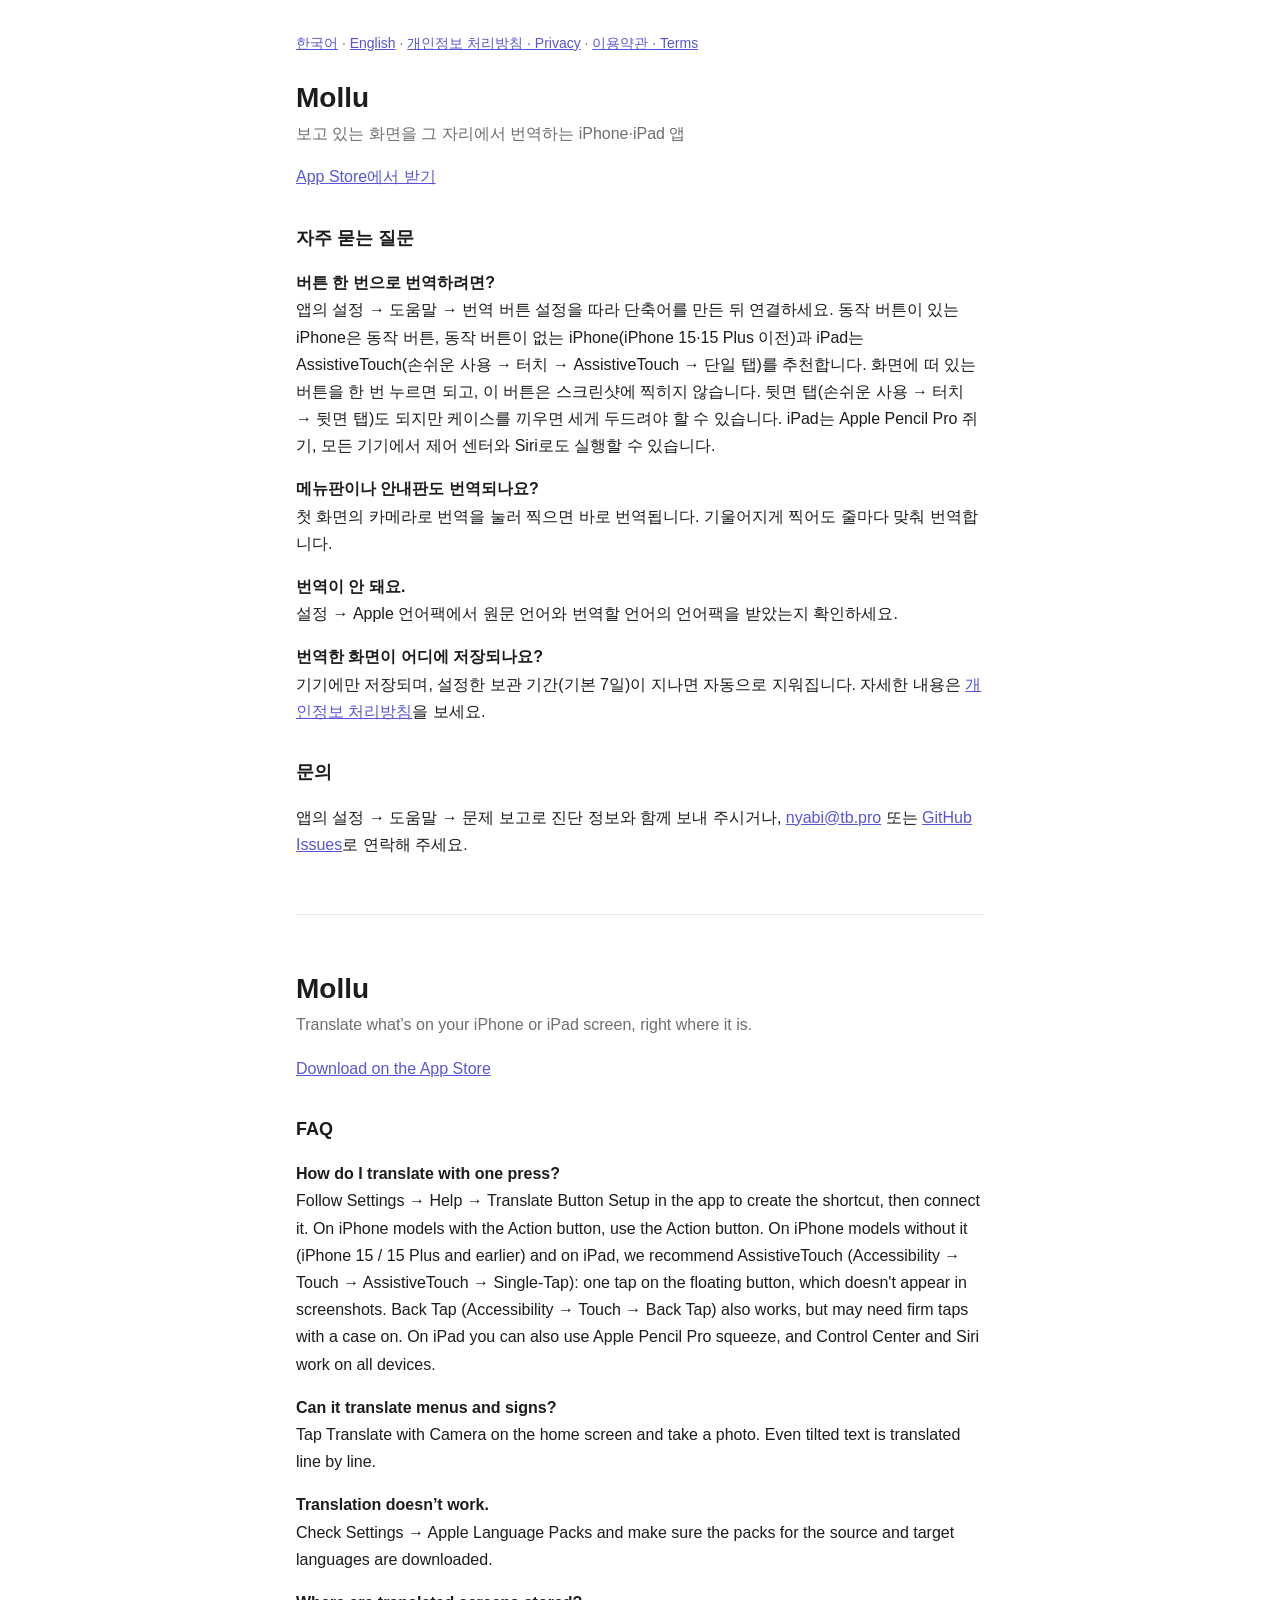
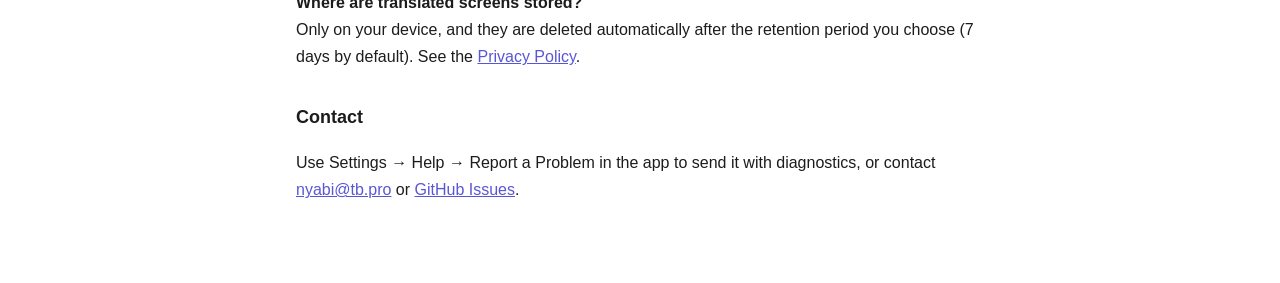
<file: index.html>
<!doctype html>
<html lang="ko">
<head>
<meta charset="utf-8">
<meta name="viewport" content="width=device-width, initial-scale=1">
<title>Mollu 지원 · Support</title>
<link rel="stylesheet" href="style.css">
</head>
<body>
<main>
<nav><a href="#ko">한국어</a> · <a href="#en">English</a> · <a href="privacy.html">개인정보 처리방침 · Privacy</a> · <a href="terms.html">이용약관 · Terms</a></nav>

<section id="ko" lang="ko">
<h1>Mollu</h1>
<p class="meta">보고 있는 화면을 그 자리에서 번역하는 iPhone·iPad 앱</p>
<p><a href="https://apps.apple.com/app/id6815125230">App Store에서 받기</a></p>

<h2>자주 묻는 질문</h2>
<p><strong>버튼 한 번으로 번역하려면?</strong><br>
앱의 설정 → 도움말 → 번역 버튼 설정을 따라 단축어를 만든 뒤 연결하세요. 동작 버튼이 있는 iPhone은 동작 버튼, 동작 버튼이 없는 iPhone(iPhone 15·15 Plus 이전)과 iPad는 AssistiveTouch(손쉬운 사용 → 터치 → AssistiveTouch → 단일 탭)를 추천합니다. 화면에 떠 있는 버튼을 한 번 누르면 되고, 이 버튼은 스크린샷에 찍히지 않습니다. 뒷면 탭(손쉬운 사용 → 터치 → 뒷면 탭)도 되지만 케이스를 끼우면 세게 두드려야 할 수 있습니다. iPad는 Apple Pencil Pro 쥐기, 모든 기기에서 제어 센터와 Siri로도 실행할 수 있습니다.</p>
<p><strong>메뉴판이나 안내판도 번역되나요?</strong><br>
첫 화면의 카메라로 번역을 눌러 찍으면 바로 번역됩니다. 기울어지게 찍어도 줄마다 맞춰 번역합니다.</p>
<p><strong>번역이 안 돼요.</strong><br>
설정 → Apple 언어팩에서 원문 언어와 번역할 언어의 언어팩을 받았는지 확인하세요.</p>
<p><strong>번역한 화면이 어디에 저장되나요?</strong><br>
기기에만 저장되며, 설정한 보관 기간(기본 7일)이 지나면 자동으로 지워집니다. 자세한 내용은 <a href="privacy.html#ko">개인정보 처리방침</a>을 보세요.</p>

<h2>문의</h2>
<p>앱의 설정 → 도움말 → 문제 보고로 진단 정보와 함께 보내 주시거나, <a href="mailto:nyabi@tb.pro">nyabi@tb.pro</a> 또는 <a href="https://github.com/nyabi-gh/mollu-ios/issues">GitHub Issues</a>로 연락해 주세요.</p>
</section>

<hr>

<section id="en" lang="en">
<h1>Mollu</h1>
<p class="meta">Translate what’s on your iPhone or iPad screen, right where it is.</p>
<p><a href="https://apps.apple.com/app/id6815125230">Download on the App Store</a></p>

<h2>FAQ</h2>
<p><strong>How do I translate with one press?</strong><br>
Follow Settings → Help → Translate Button Setup in the app to create the shortcut, then connect it. On iPhone models with the Action button, use the Action button. On iPhone models without it (iPhone 15 / 15 Plus and earlier) and on iPad, we recommend AssistiveTouch (Accessibility → Touch → AssistiveTouch → Single-Tap): one tap on the floating button, which doesn't appear in screenshots. Back Tap (Accessibility → Touch → Back Tap) also works, but may need firm taps with a case on. On iPad you can also use Apple Pencil Pro squeeze, and Control Center and Siri work on all devices.</p>
<p><strong>Can it translate menus and signs?</strong><br>
Tap Translate with Camera on the home screen and take a photo. Even tilted text is translated line by line.</p>
<p><strong>Translation doesn’t work.</strong><br>
Check Settings → Apple Language Packs and make sure the packs for the source and target languages are downloaded.</p>
<p><strong>Where are translated screens stored?</strong><br>
Only on your device, and they are deleted automatically after the retention period you choose (7 days by default). See the <a href="privacy.html#en">Privacy Policy</a>.</p>

<h2>Contact</h2>
<p>Use Settings → Help → Report a Problem in the app to send it with diagnostics, or contact <a href="mailto:nyabi@tb.pro">nyabi@tb.pro</a> or <a href="https://github.com/nyabi-gh/mollu-ios/issues">GitHub Issues</a>.</p>
</section>
</main>
</body>
</html>
</file>
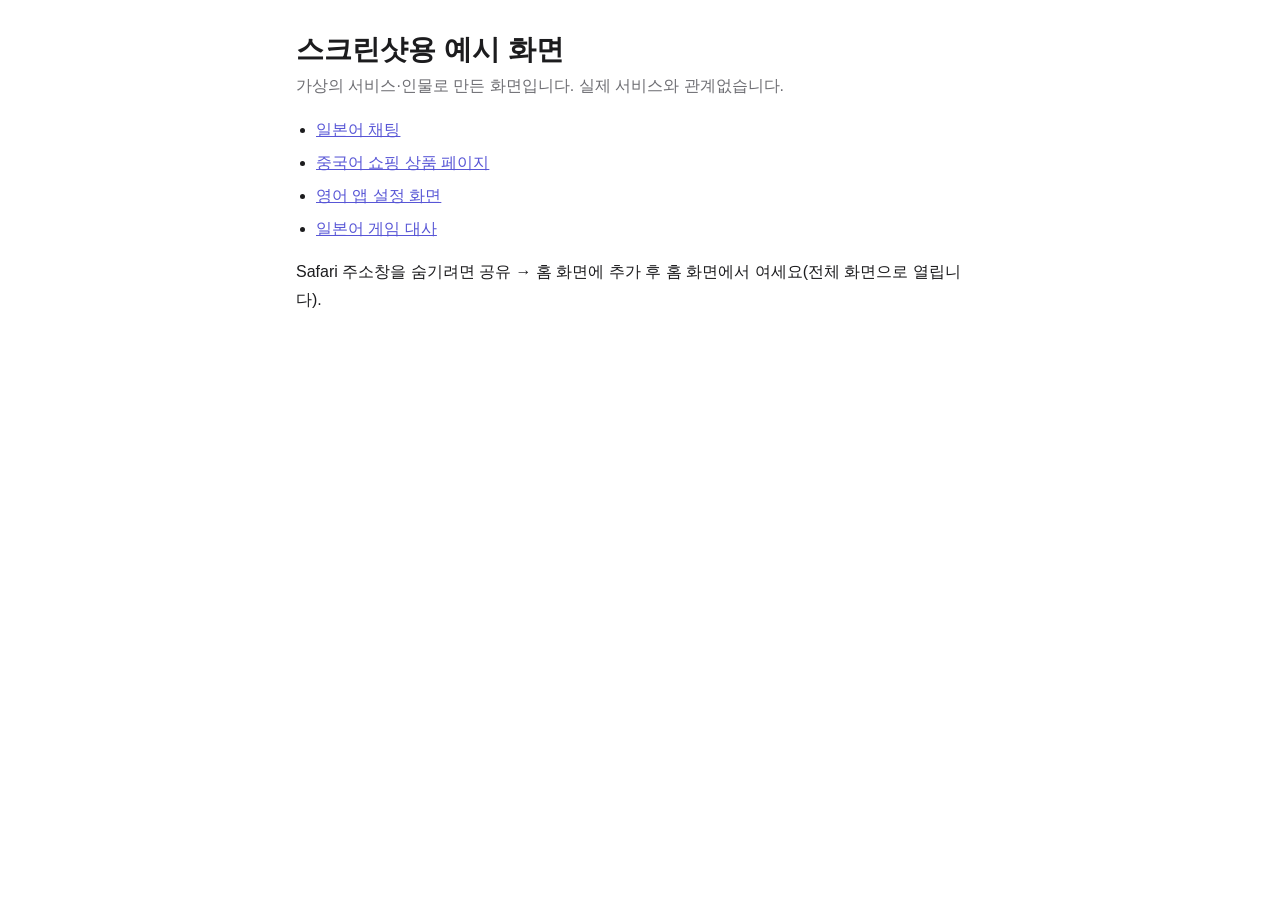
<file: demo/index.html>
<!doctype html>
<html lang="ko">
<head>
<meta charset="utf-8">
<meta name="viewport" content="width=device-width, initial-scale=1">
<meta name="robots" content="noindex">
<title>Mollu 스크린샷용 예시 화면</title>
<link rel="stylesheet" href="../style.css">
</head>
<body>
<main>
<h1>스크린샷용 예시 화면</h1>
<p class="meta">가상의 서비스·인물로 만든 화면입니다. 실제 서비스와 관계없습니다.</p>
<ul>
<li><a href="chat-ja.html">일본어 채팅</a></li>
<li><a href="shop-zh.html">중국어 쇼핑 상품 페이지</a></li>
<li><a href="settings-en.html">영어 앱 설정 화면</a></li>
<li><a href="game-ja.html">일본어 게임 대사</a></li>
</ul>
<p>Safari 주소창을 숨기려면 공유 → 홈 화면에 추가 후 홈 화면에서 여세요(전체 화면으로 열립니다).</p>
</main>
</body>
</html>
</file>
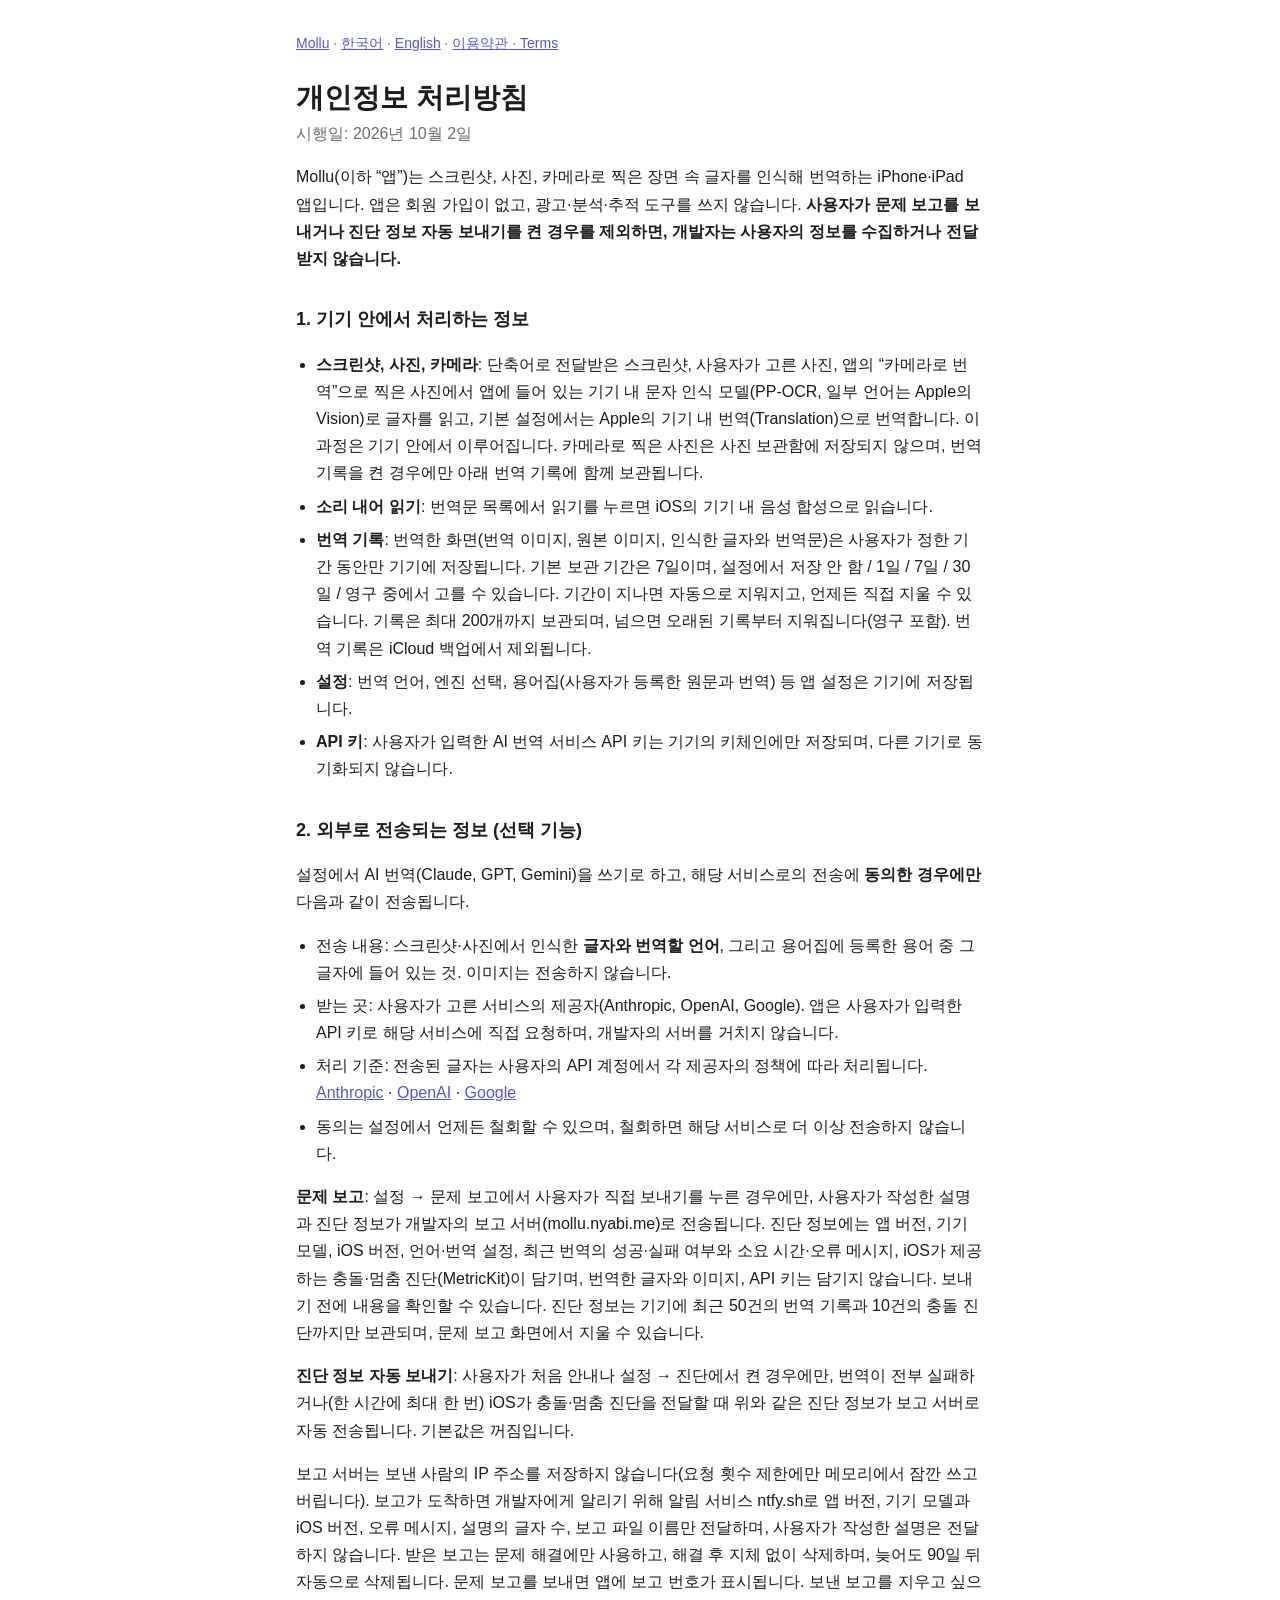
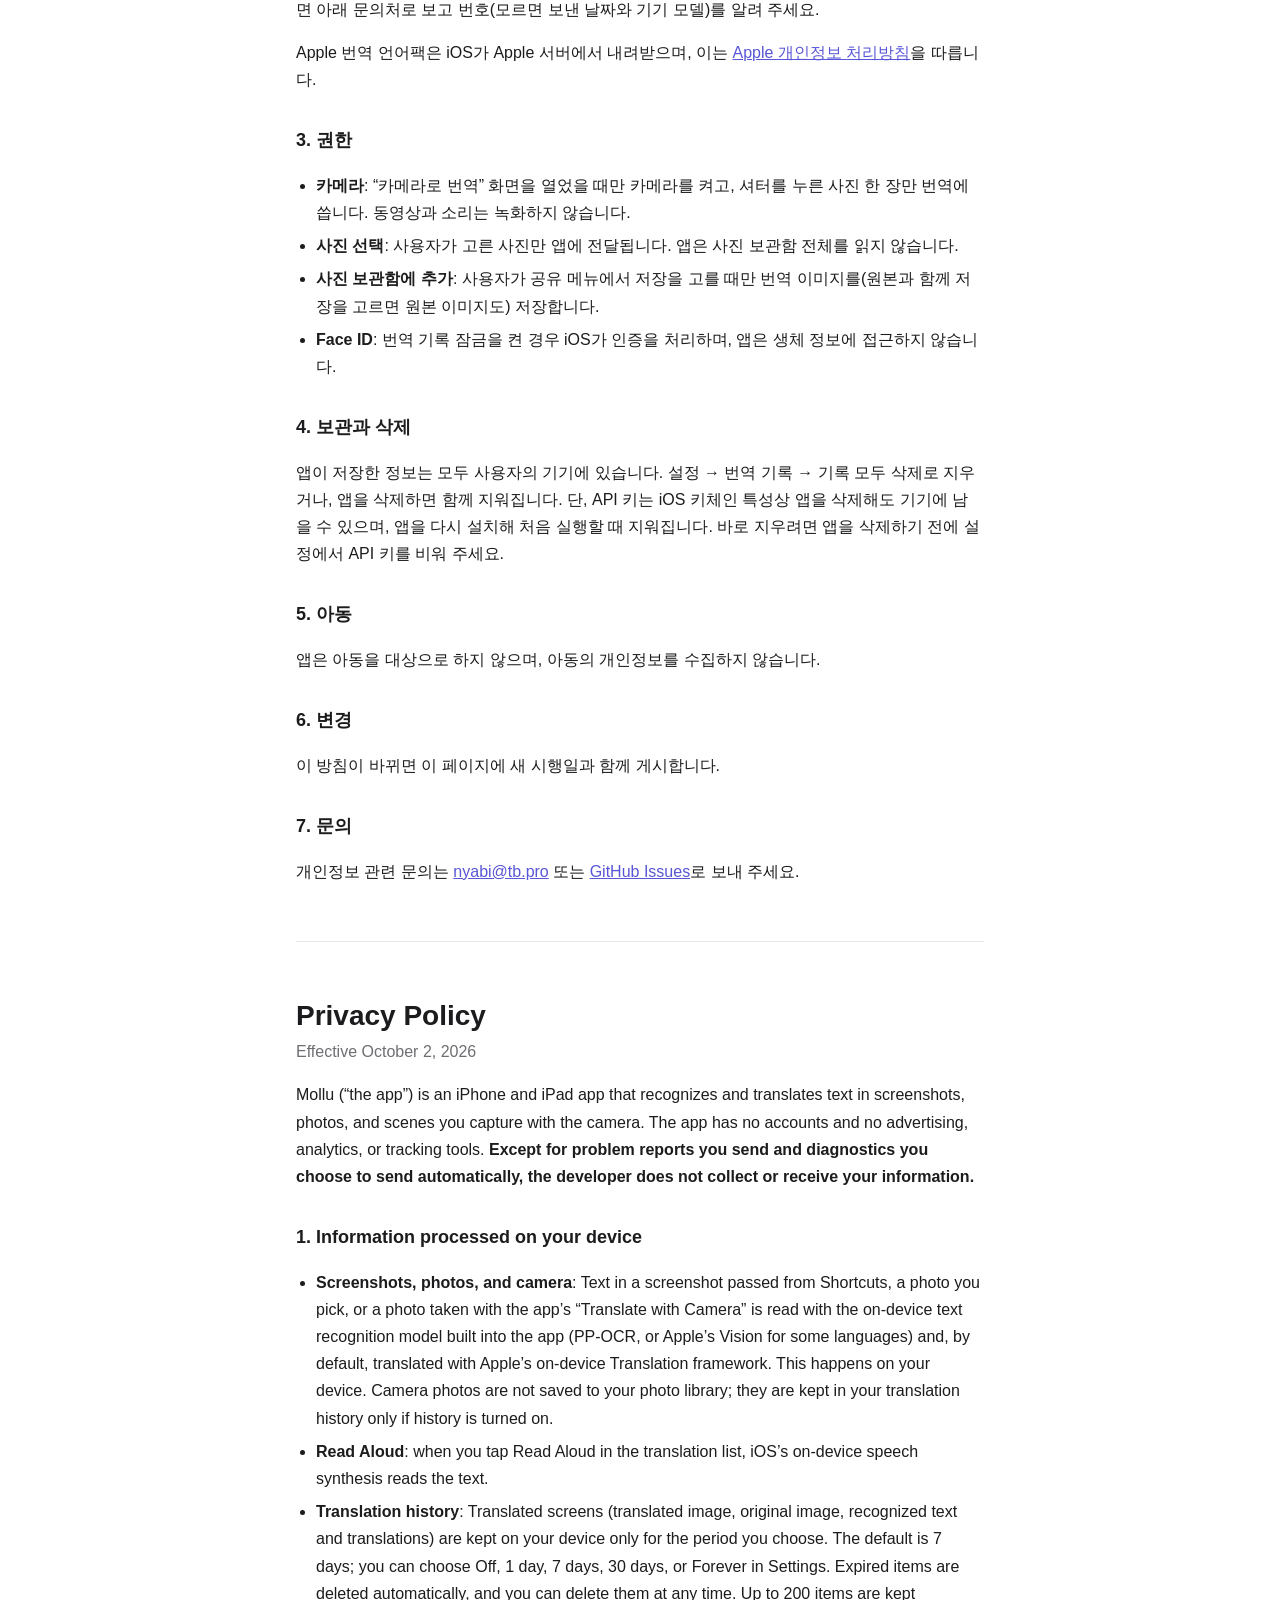
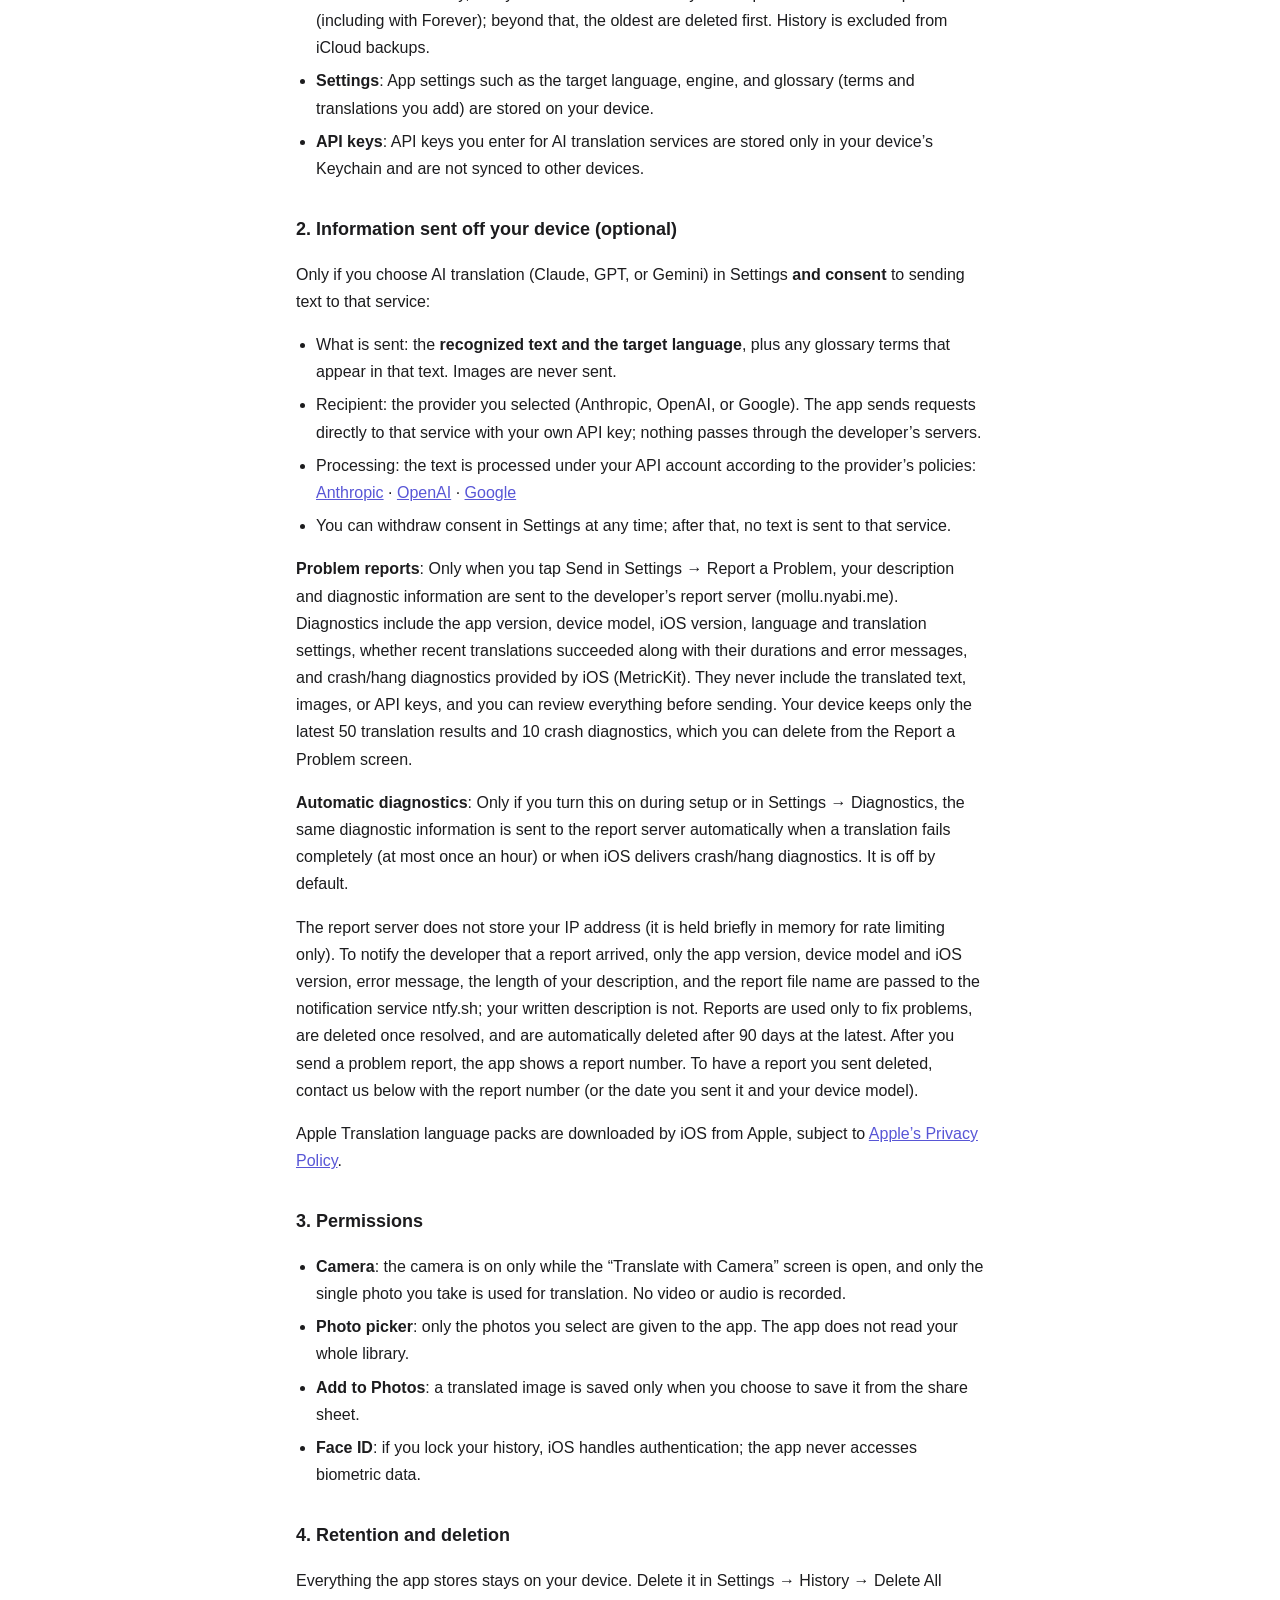
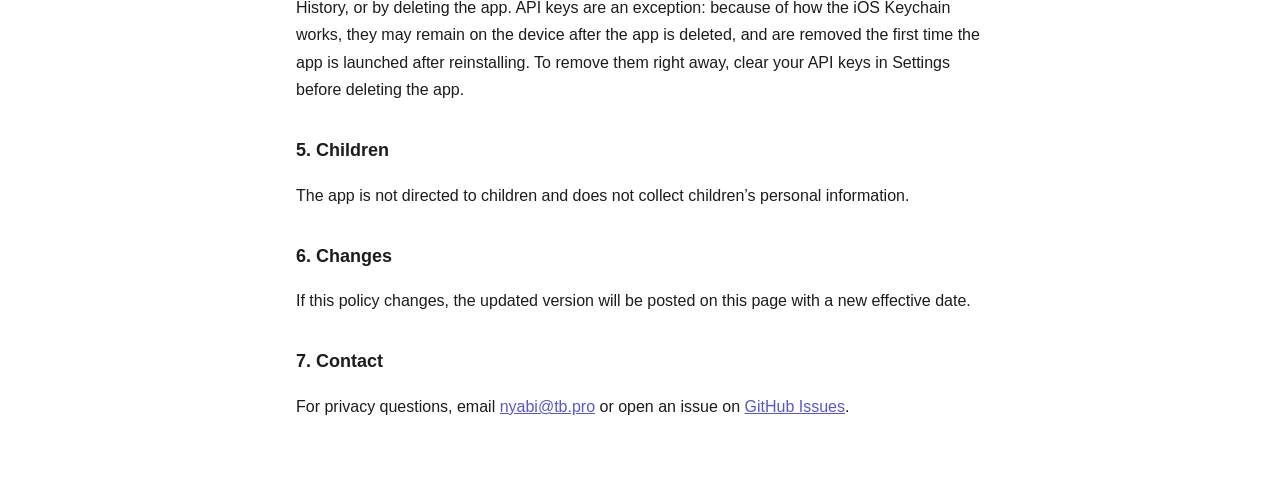
<file: privacy.html>
<!doctype html>
<html lang="ko">
<head>
<meta charset="utf-8">
<meta name="viewport" content="width=device-width, initial-scale=1">
<title>Mollu 개인정보 처리방침 · Privacy Policy</title>
<link rel="stylesheet" href="style.css">
</head>
<body>
<main>
<nav><a href="./">Mollu</a> · <a href="#ko">한국어</a> · <a href="#en">English</a> · <a href="terms.html">이용약관 · Terms</a></nav>

<section id="ko" lang="ko">
<h1>개인정보 처리방침</h1>
<p class="meta">시행일: 2026년 10월 2일</p>

<p>Mollu(이하 “앱”)는 스크린샷, 사진, 카메라로 찍은 장면 속 글자를 인식해 번역하는 iPhone·iPad 앱입니다. 앱은 회원 가입이 없고, 광고·분석·추적 도구를 쓰지 않습니다. <strong>사용자가 문제 보고를 보내거나 진단 정보 자동 보내기를 켠 경우를 제외하면, 개발자는 사용자의 정보를 수집하거나 전달받지 않습니다.</strong></p>

<h2>1. 기기 안에서 처리하는 정보</h2>
<ul>
<li><strong>스크린샷, 사진, 카메라</strong>: 단축어로 전달받은 스크린샷, 사용자가 고른 사진, 앱의 “카메라로 번역”으로 찍은 사진에서 앱에 들어 있는 기기 내 문자 인식 모델(PP-OCR, 일부 언어는 Apple의 Vision)로 글자를 읽고, 기본 설정에서는 Apple의 기기 내 번역(Translation)으로 번역합니다. 이 과정은 기기 안에서 이루어집니다. 카메라로 찍은 사진은 사진 보관함에 저장되지 않으며, 번역 기록을 켠 경우에만 아래 번역 기록에 함께 보관됩니다.</li>
<li><strong>소리 내어 읽기</strong>: 번역문 목록에서 읽기를 누르면 iOS의 기기 내 음성 합성으로 읽습니다.</li>
<li><strong>번역 기록</strong>: 번역한 화면(번역 이미지, 원본 이미지, 인식한 글자와 번역문)은 사용자가 정한 기간 동안만 기기에 저장됩니다. 기본 보관 기간은 7일이며, 설정에서 저장 안 함 / 1일 / 7일 / 30일 / 영구 중에서 고를 수 있습니다. 기간이 지나면 자동으로 지워지고, 언제든 직접 지울 수 있습니다. 기록은 최대 200개까지 보관되며, 넘으면 오래된 기록부터 지워집니다(영구 포함). 번역 기록은 iCloud 백업에서 제외됩니다.</li>
<li><strong>설정</strong>: 번역 언어, 엔진 선택, 용어집(사용자가 등록한 원문과 번역) 등 앱 설정은 기기에 저장됩니다.</li>
<li><strong>API 키</strong>: 사용자가 입력한 AI 번역 서비스 API 키는 기기의 키체인에만 저장되며, 다른 기기로 동기화되지 않습니다.</li>
</ul>

<h2>2. 외부로 전송되는 정보 (선택 기능)</h2>
<p>설정에서 AI 번역(Claude, GPT, Gemini)을 쓰기로 하고, 해당 서비스로의 전송에 <strong>동의한 경우에만</strong> 다음과 같이 전송됩니다.</p>
<ul>
<li>전송 내용: 스크린샷·사진에서 인식한 <strong>글자와 번역할 언어</strong>, 그리고 용어집에 등록한 용어 중 그 글자에 들어 있는 것. 이미지는 전송하지 않습니다.</li>
<li>받는 곳: 사용자가 고른 서비스의 제공자(Anthropic, OpenAI, Google). 앱은 사용자가 입력한 API 키로 해당 서비스에 직접 요청하며, 개발자의 서버를 거치지 않습니다.</li>
<li>처리 기준: 전송된 글자는 사용자의 API 계정에서 각 제공자의 정책에 따라 처리됩니다.
 <a href="https://www.anthropic.com/legal/privacy">Anthropic</a> ·
 <a href="https://openai.com/policies/privacy-policy/">OpenAI</a> ·
 <a href="https://policies.google.com/privacy">Google</a></li>
<li>동의는 설정에서 언제든 철회할 수 있으며, 철회하면 해당 서비스로 더 이상 전송하지 않습니다.</li>
</ul>
<p><strong>문제 보고</strong>: 설정 → 문제 보고에서 사용자가 직접 보내기를 누른 경우에만, 사용자가 작성한 설명과 진단 정보가 개발자의 보고 서버(mollu.nyabi.me)로 전송됩니다. 진단 정보에는 앱 버전, 기기 모델, iOS 버전, 언어·번역 설정, 최근 번역의 성공·실패 여부와 소요 시간·오류 메시지, iOS가 제공하는 충돌·멈춤 진단(MetricKit)이 담기며, 번역한 글자와 이미지, API 키는 담기지 않습니다. 보내기 전에 내용을 확인할 수 있습니다. 진단 정보는 기기에 최근 50건의 번역 기록과 10건의 충돌 진단까지만 보관되며, 문제 보고 화면에서 지울 수 있습니다.</p>
<p><strong>진단 정보 자동 보내기</strong>: 사용자가 처음 안내나 설정 → 진단에서 켠 경우에만, 번역이 전부 실패하거나(한 시간에 최대 한 번) iOS가 충돌·멈춤 진단을 전달할 때 위와 같은 진단 정보가 보고 서버로 자동 전송됩니다. 기본값은 꺼짐입니다.</p>
<p>보고 서버는 보낸 사람의 IP 주소를 저장하지 않습니다(요청 횟수 제한에만 메모리에서 잠깐 쓰고 버립니다). 보고가 도착하면 개발자에게 알리기 위해 알림 서비스 ntfy.sh로 앱 버전, 기기 모델과 iOS 버전, 오류 메시지, 설명의 글자 수, 보고 파일 이름만 전달하며, 사용자가 작성한 설명은 전달하지 않습니다. 받은 보고는 문제 해결에만 사용하고, 해결 후 지체 없이 삭제하며, 늦어도 90일 뒤 자동으로 삭제됩니다. 문제 보고를 보내면 앱에 보고 번호가 표시됩니다. 보낸 보고를 지우고 싶으면 아래 문의처로 보고 번호(모르면 보낸 날짜와 기기 모델)를 알려 주세요.</p>
<p>Apple 번역 언어팩은 iOS가 Apple 서버에서 내려받으며, 이는 <a href="https://www.apple.com/legal/privacy/">Apple 개인정보 처리방침</a>을 따릅니다.</p>

<h2>3. 권한</h2>
<ul>
<li><strong>카메라</strong>: “카메라로 번역” 화면을 열었을 때만 카메라를 켜고, 셔터를 누른 사진 한 장만 번역에 씁니다. 동영상과 소리는 녹화하지 않습니다.</li>
<li><strong>사진 선택</strong>: 사용자가 고른 사진만 앱에 전달됩니다. 앱은 사진 보관함 전체를 읽지 않습니다.</li>
<li><strong>사진 보관함에 추가</strong>: 사용자가 공유 메뉴에서 저장을 고를 때만 번역 이미지를(원본과 함께 저장을 고르면 원본 이미지도) 저장합니다.</li>
<li><strong>Face ID</strong>: 번역 기록 잠금을 켠 경우 iOS가 인증을 처리하며, 앱은 생체 정보에 접근하지 않습니다.</li>
</ul>

<h2>4. 보관과 삭제</h2>
<p>앱이 저장한 정보는 모두 사용자의 기기에 있습니다. 설정 → 번역 기록 → 기록 모두 삭제로 지우거나, 앱을 삭제하면 함께 지워집니다. 단, API 키는 iOS 키체인 특성상 앱을 삭제해도 기기에 남을 수 있으며, 앱을 다시 설치해 처음 실행할 때 지워집니다. 바로 지우려면 앱을 삭제하기 전에 설정에서 API 키를 비워 주세요.</p>

<h2>5. 아동</h2>
<p>앱은 아동을 대상으로 하지 않으며, 아동의 개인정보를 수집하지 않습니다.</p>

<h2>6. 변경</h2>
<p>이 방침이 바뀌면 이 페이지에 새 시행일과 함께 게시합니다.</p>

<h2>7. 문의</h2>
<p>개인정보 관련 문의는 <a href="mailto:nyabi@tb.pro">nyabi@tb.pro</a> 또는 <a href="https://github.com/nyabi-gh/mollu-ios/issues">GitHub Issues</a>로 보내 주세요.</p>
</section>

<hr>

<section id="en" lang="en">
<h1>Privacy Policy</h1>
<p class="meta">Effective October 2, 2026</p>

<p>Mollu (“the app”) is an iPhone and iPad app that recognizes and translates text in screenshots, photos, and scenes you capture with the camera. The app has no accounts and no advertising, analytics, or tracking tools. <strong>Except for problem reports you send and diagnostics you choose to send automatically, the developer does not collect or receive your information.</strong></p>

<h2>1. Information processed on your device</h2>
<ul>
<li><strong>Screenshots, photos, and camera</strong>: Text in a screenshot passed from Shortcuts, a photo you pick, or a photo taken with the app’s “Translate with Camera” is read with the on-device text recognition model built into the app (PP-OCR, or Apple’s Vision for some languages) and, by default, translated with Apple’s on-device Translation framework. This happens on your device. Camera photos are not saved to your photo library; they are kept in your translation history only if history is turned on.</li>
<li><strong>Read Aloud</strong>: when you tap Read Aloud in the translation list, iOS’s on-device speech synthesis reads the text.</li>
<li><strong>Translation history</strong>: Translated screens (translated image, original image, recognized text and translations) are kept on your device only for the period you choose. The default is 7 days; you can choose Off, 1 day, 7 days, 30 days, or Forever in Settings. Expired items are deleted automatically, and you can delete them at any time. Up to 200 items are kept (including with Forever); beyond that, the oldest are deleted first. History is excluded from iCloud backups.</li>
<li><strong>Settings</strong>: App settings such as the target language, engine, and glossary (terms and translations you add) are stored on your device.</li>
<li><strong>API keys</strong>: API keys you enter for AI translation services are stored only in your device’s Keychain and are not synced to other devices.</li>
</ul>

<h2>2. Information sent off your device (optional)</h2>
<p>Only if you choose AI translation (Claude, GPT, or Gemini) in Settings <strong>and consent</strong> to sending text to that service:</p>
<ul>
<li>What is sent: the <strong>recognized text and the target language</strong>, plus any glossary terms that appear in that text. Images are never sent.</li>
<li>Recipient: the provider you selected (Anthropic, OpenAI, or Google). The app sends requests directly to that service with your own API key; nothing passes through the developer’s servers.</li>
<li>Processing: the text is processed under your API account according to the provider’s policies:
 <a href="https://www.anthropic.com/legal/privacy">Anthropic</a> ·
 <a href="https://openai.com/policies/privacy-policy/">OpenAI</a> ·
 <a href="https://policies.google.com/privacy">Google</a></li>
<li>You can withdraw consent in Settings at any time; after that, no text is sent to that service.</li>
</ul>
<p><strong>Problem reports</strong>: Only when you tap Send in Settings → Report a Problem, your description and diagnostic information are sent to the developer’s report server (mollu.nyabi.me). Diagnostics include the app version, device model, iOS version, language and translation settings, whether recent translations succeeded along with their durations and error messages, and crash/hang diagnostics provided by iOS (MetricKit). They never include the translated text, images, or API keys, and you can review everything before sending. Your device keeps only the latest 50 translation results and 10 crash diagnostics, which you can delete from the Report a Problem screen.</p>
<p><strong>Automatic diagnostics</strong>: Only if you turn this on during setup or in Settings → Diagnostics, the same diagnostic information is sent to the report server automatically when a translation fails completely (at most once an hour) or when iOS delivers crash/hang diagnostics. It is off by default.</p>
<p>The report server does not store your IP address (it is held briefly in memory for rate limiting only). To notify the developer that a report arrived, only the app version, device model and iOS version, error message, the length of your description, and the report file name are passed to the notification service ntfy.sh; your written description is not. Reports are used only to fix problems, are deleted once resolved, and are automatically deleted after 90 days at the latest. After you send a problem report, the app shows a report number. To have a report you sent deleted, contact us below with the report number (or the date you sent it and your device model).</p>
<p>Apple Translation language packs are downloaded by iOS from Apple, subject to <a href="https://www.apple.com/legal/privacy/">Apple’s Privacy Policy</a>.</p>

<h2>3. Permissions</h2>
<ul>
<li><strong>Camera</strong>: the camera is on only while the “Translate with Camera” screen is open, and only the single photo you take is used for translation. No video or audio is recorded.</li>
<li><strong>Photo picker</strong>: only the photos you select are given to the app. The app does not read your whole library.</li>
<li><strong>Add to Photos</strong>: a translated image is saved only when you choose to save it from the share sheet.</li>
<li><strong>Face ID</strong>: if you lock your history, iOS handles authentication; the app never accesses biometric data.</li>
</ul>

<h2>4. Retention and deletion</h2>
<p>Everything the app stores stays on your device. Delete it in Settings → History → Delete All History, or by deleting the app. API keys are an exception: because of how the iOS Keychain works, they may remain on the device after the app is deleted, and are removed the first time the app is launched after reinstalling. To remove them right away, clear your API keys in Settings before deleting the app.</p>

<h2>5. Children</h2>
<p>The app is not directed to children and does not collect children’s personal information.</p>

<h2>6. Changes</h2>
<p>If this policy changes, the updated version will be posted on this page with a new effective date.</p>

<h2>7. Contact</h2>
<p>For privacy questions, email <a href="mailto:nyabi@tb.pro">nyabi@tb.pro</a> or open an issue on <a href="https://github.com/nyabi-gh/mollu-ios/issues">GitHub Issues</a>.</p>
</section>
</main>
</body>
</html>
</file>
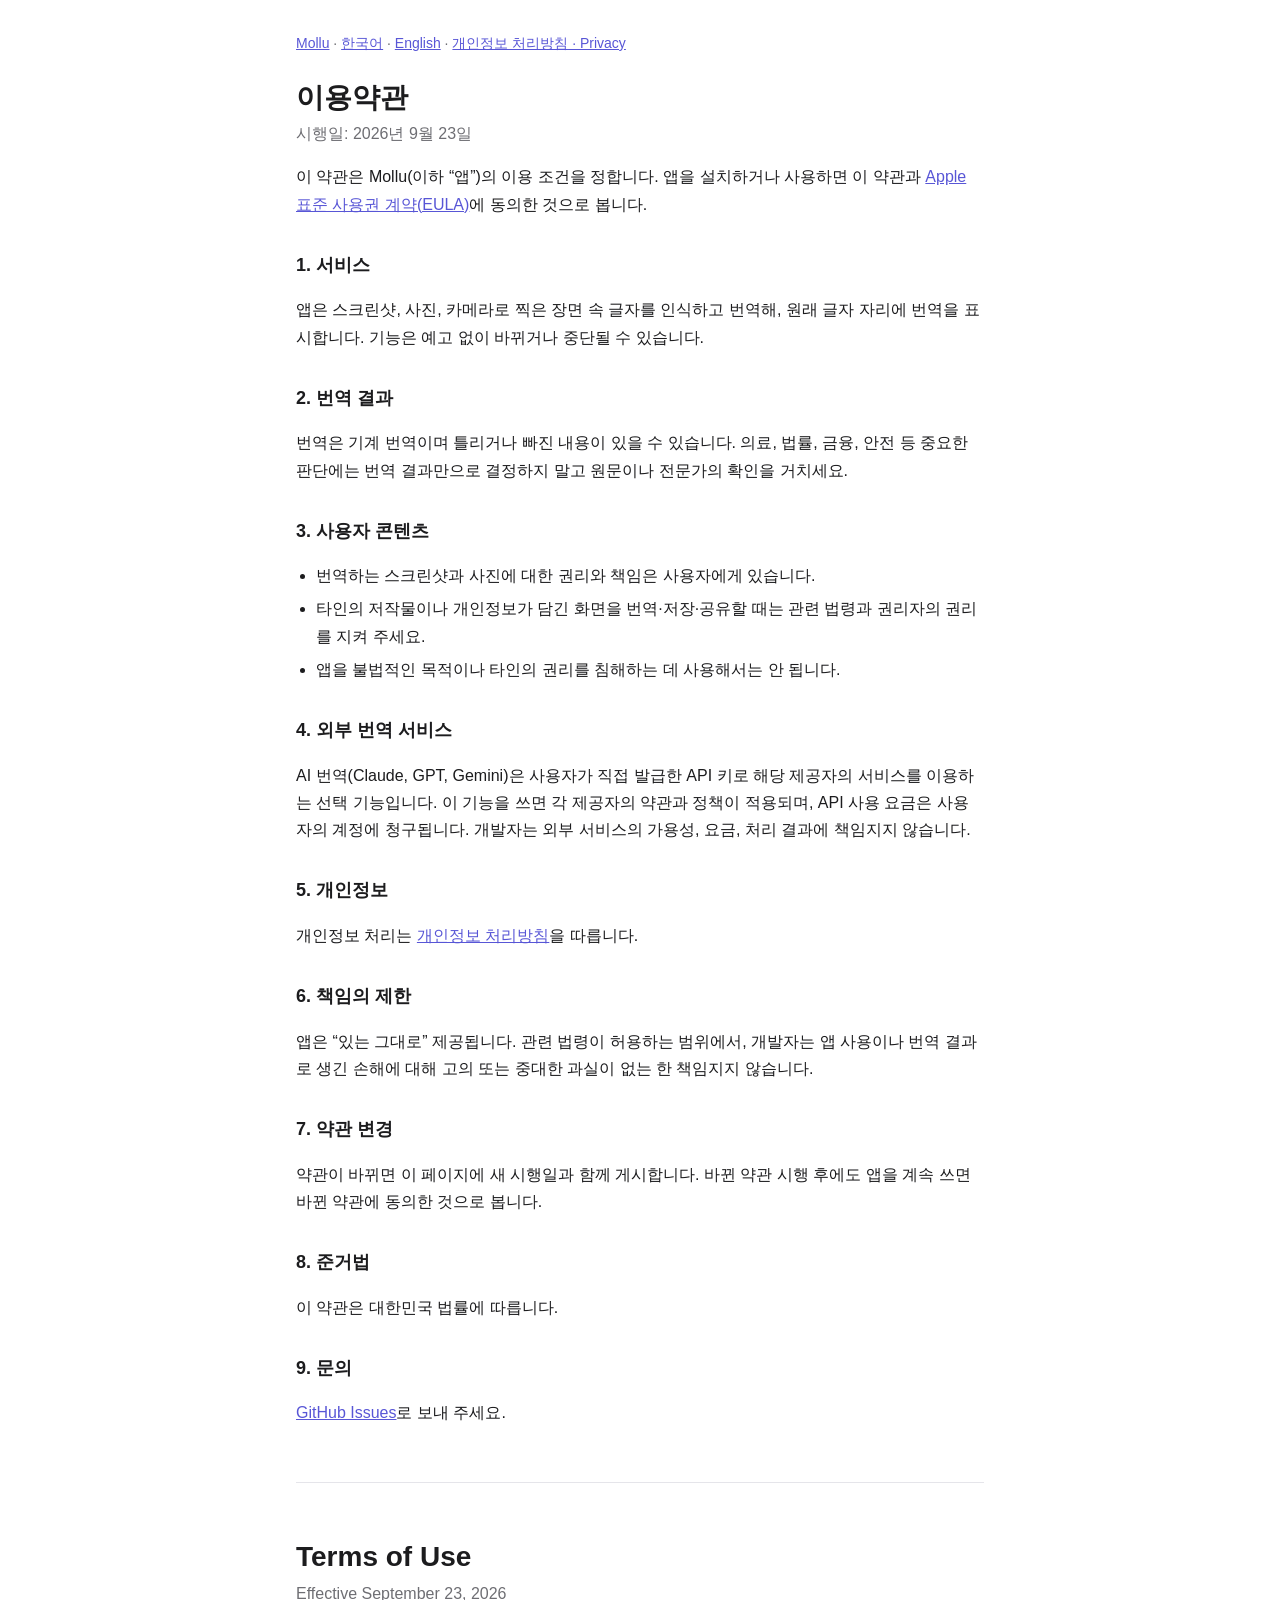
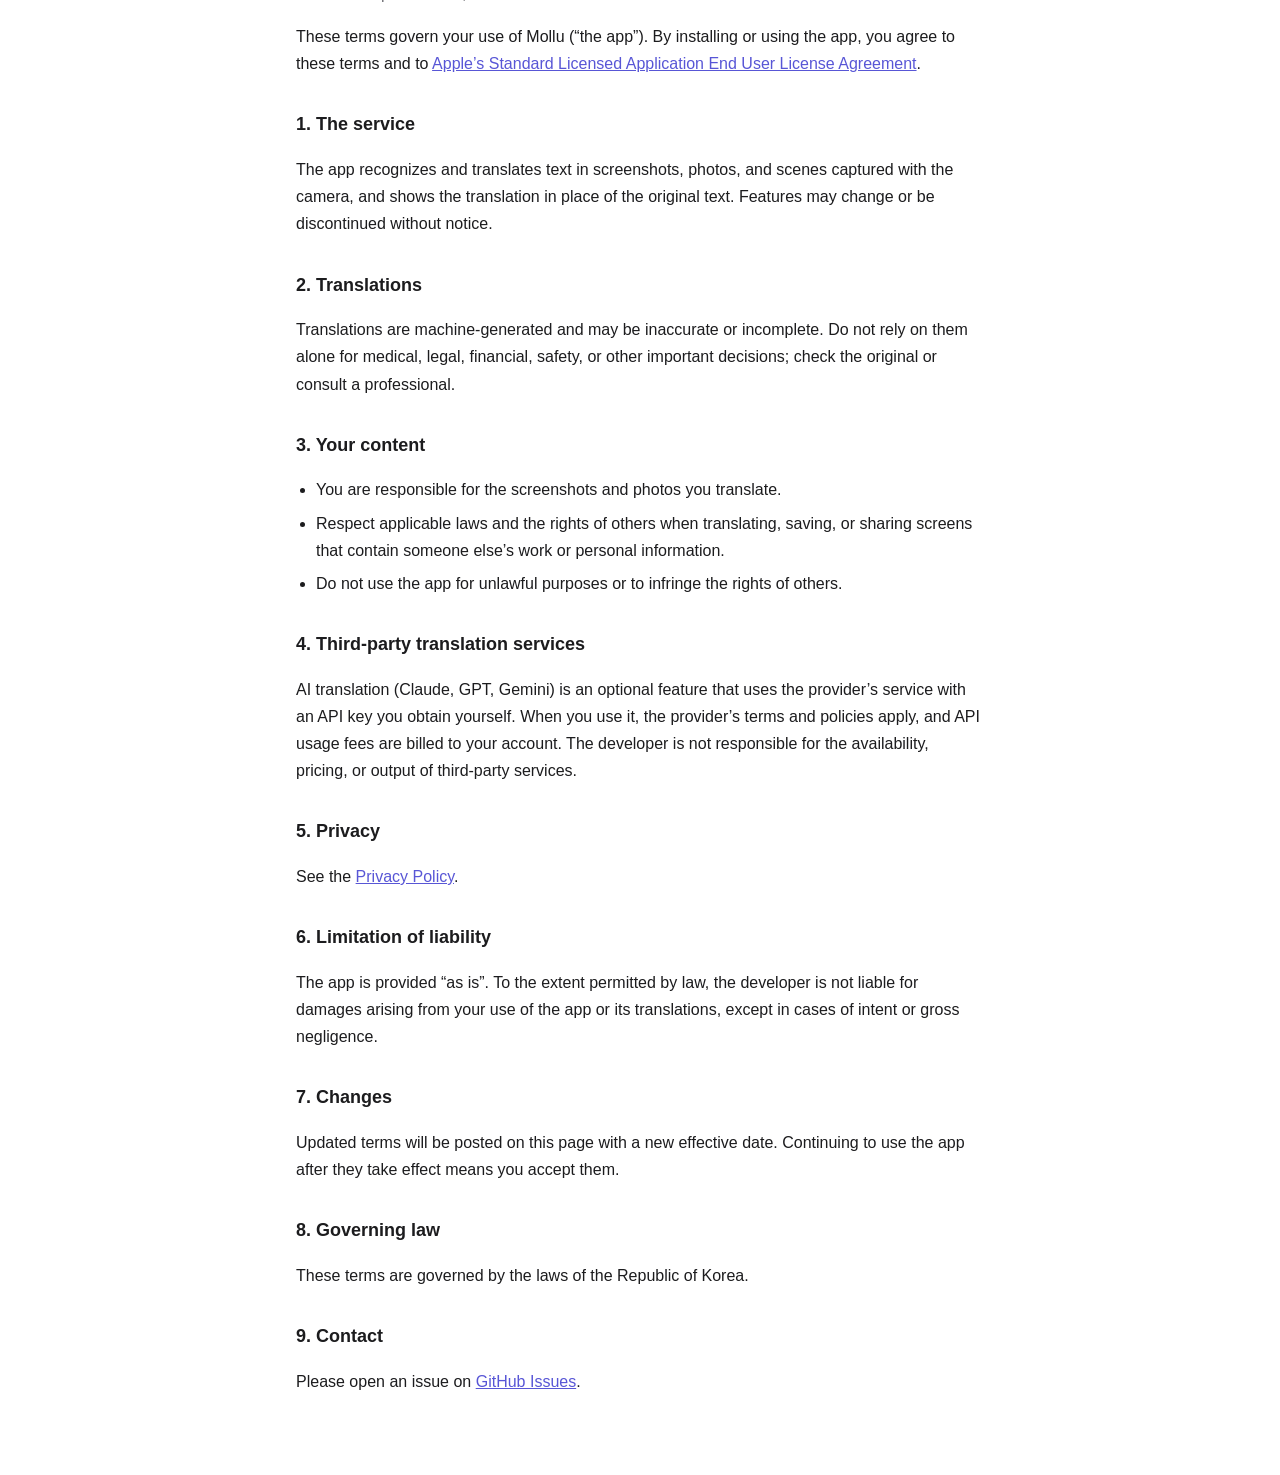
<file: terms.html>
<!doctype html>
<html lang="ko">
<head>
<meta charset="utf-8">
<meta name="viewport" content="width=device-width, initial-scale=1">
<title>Mollu 이용약관 · Terms of Use</title>
<link rel="stylesheet" href="style.css">
</head>
<body>
<main>
<nav><a href="./">Mollu</a> · <a href="#ko">한국어</a> · <a href="#en">English</a> · <a href="privacy.html">개인정보 처리방침 · Privacy</a></nav>

<section id="ko" lang="ko">
<h1>이용약관</h1>
<p class="meta">시행일: 2026년 9월 23일</p>

<p>이 약관은 Mollu(이하 “앱”)의 이용 조건을 정합니다. 앱을 설치하거나 사용하면 이 약관과 <a href="https://www.apple.com/legal/internet-services/itunes/dev/stdeula/">Apple 표준 사용권 계약(EULA)</a>에 동의한 것으로 봅니다.</p>

<h2>1. 서비스</h2>
<p>앱은 스크린샷, 사진, 카메라로 찍은 장면 속 글자를 인식하고 번역해, 원래 글자 자리에 번역을 표시합니다. 기능은 예고 없이 바뀌거나 중단될 수 있습니다.</p>

<h2>2. 번역 결과</h2>
<p>번역은 기계 번역이며 틀리거나 빠진 내용이 있을 수 있습니다. 의료, 법률, 금융, 안전 등 중요한 판단에는 번역 결과만으로 결정하지 말고 원문이나 전문가의 확인을 거치세요.</p>

<h2>3. 사용자 콘텐츠</h2>
<ul>
<li>번역하는 스크린샷과 사진에 대한 권리와 책임은 사용자에게 있습니다.</li>
<li>타인의 저작물이나 개인정보가 담긴 화면을 번역·저장·공유할 때는 관련 법령과 권리자의 권리를 지켜 주세요.</li>
<li>앱을 불법적인 목적이나 타인의 권리를 침해하는 데 사용해서는 안 됩니다.</li>
</ul>

<h2>4. 외부 번역 서비스</h2>
<p>AI 번역(Claude, GPT, Gemini)은 사용자가 직접 발급한 API 키로 해당 제공자의 서비스를 이용하는 선택 기능입니다. 이 기능을 쓰면 각 제공자의 약관과 정책이 적용되며, API 사용 요금은 사용자의 계정에 청구됩니다. 개발자는 외부 서비스의 가용성, 요금, 처리 결과에 책임지지 않습니다.</p>

<h2>5. 개인정보</h2>
<p>개인정보 처리는 <a href="privacy.html#ko">개인정보 처리방침</a>을 따릅니다.</p>

<h2>6. 책임의 제한</h2>
<p>앱은 “있는 그대로” 제공됩니다. 관련 법령이 허용하는 범위에서, 개발자는 앱 사용이나 번역 결과로 생긴 손해에 대해 고의 또는 중대한 과실이 없는 한 책임지지 않습니다.</p>

<h2>7. 약관 변경</h2>
<p>약관이 바뀌면 이 페이지에 새 시행일과 함께 게시합니다. 바뀐 약관 시행 후에도 앱을 계속 쓰면 바뀐 약관에 동의한 것으로 봅니다.</p>

<h2>8. 준거법</h2>
<p>이 약관은 대한민국 법률에 따릅니다.</p>

<h2>9. 문의</h2>
<p><a href="https://github.com/nyabi-gh/mollu-ios/issues">GitHub Issues</a>로 보내 주세요.</p>
</section>

<hr>

<section id="en" lang="en">
<h1>Terms of Use</h1>
<p class="meta">Effective September 23, 2026</p>

<p>These terms govern your use of Mollu (“the app”). By installing or using the app, you agree to these terms and to <a href="https://www.apple.com/legal/internet-services/itunes/dev/stdeula/">Apple’s Standard Licensed Application End User License Agreement</a>.</p>

<h2>1. The service</h2>
<p>The app recognizes and translates text in screenshots, photos, and scenes captured with the camera, and shows the translation in place of the original text. Features may change or be discontinued without notice.</p>

<h2>2. Translations</h2>
<p>Translations are machine-generated and may be inaccurate or incomplete. Do not rely on them alone for medical, legal, financial, safety, or other important decisions; check the original or consult a professional.</p>

<h2>3. Your content</h2>
<ul>
<li>You are responsible for the screenshots and photos you translate.</li>
<li>Respect applicable laws and the rights of others when translating, saving, or sharing screens that contain someone else’s work or personal information.</li>
<li>Do not use the app for unlawful purposes or to infringe the rights of others.</li>
</ul>

<h2>4. Third-party translation services</h2>
<p>AI translation (Claude, GPT, Gemini) is an optional feature that uses the provider’s service with an API key you obtain yourself. When you use it, the provider’s terms and policies apply, and API usage fees are billed to your account. The developer is not responsible for the availability, pricing, or output of third-party services.</p>

<h2>5. Privacy</h2>
<p>See the <a href="privacy.html#en">Privacy Policy</a>.</p>

<h2>6. Limitation of liability</h2>
<p>The app is provided “as is”. To the extent permitted by law, the developer is not liable for damages arising from your use of the app or its translations, except in cases of intent or gross negligence.</p>

<h2>7. Changes</h2>
<p>Updated terms will be posted on this page with a new effective date. Continuing to use the app after they take effect means you accept them.</p>

<h2>8. Governing law</h2>
<p>These terms are governed by the laws of the Republic of Korea.</p>

<h2>9. Contact</h2>
<p>Please open an issue on <a href="https://github.com/nyabi-gh/mollu-ios/issues">GitHub Issues</a>.</p>
</section>
</main>
</body>
</html>
</file>
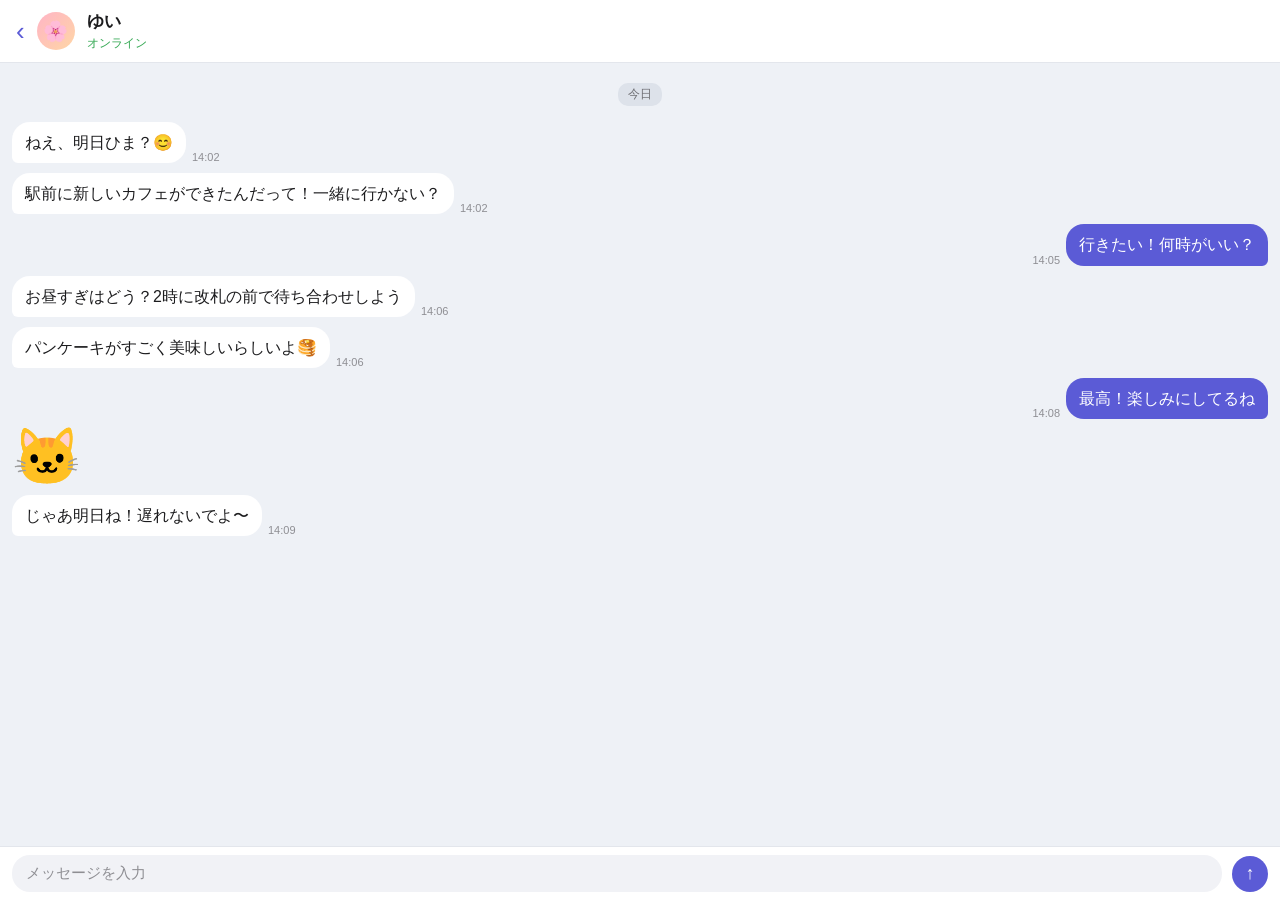
<file: demo/chat-ja.html>
<!doctype html>
<html lang="ja">
<head>
<meta charset="utf-8">
<meta name="viewport" content="width=device-width, initial-scale=1, viewport-fit=cover">
<meta name="apple-mobile-web-app-capable" content="yes">
<meta name="apple-mobile-web-app-status-bar-style" content="default">
<meta name="theme-color" content="#ffffff">
<title>ゆい</title>
<style>
  * { box-sizing: border-box; margin: 0; }
  html, body { height: 100%; }
  body {
    font-family: -apple-system, "Hiragino Sans", sans-serif;
    background: #eef1f6; color: #1c1c1e;
    display: flex; flex-direction: column; min-height: 100dvh;
  }
  header {
    background: #fff; padding: calc(env(safe-area-inset-top) + 10px) 16px 10px;
    display: flex; align-items: center; gap: 12px; border-bottom: 1px solid #e3e6ec;
  }
  .back { font-size: 26px; color: #5b5bd6; line-height: 1; }
  .avatar { width: 38px; height: 38px; border-radius: 50%; background: linear-gradient(135deg,#ffb4c6,#ffd6a5); display: grid; place-items: center; font-size: 20px; }
  .who b { display: block; font-size: 17px; }
  .who span { font-size: 12px; color: #34a853; }
  main { flex: 1; padding: 16px 12px; display: flex; flex-direction: column; gap: 10px; }
  .day { align-self: center; font-size: 12px; color: #6e6e73; background: #dde2ea; padding: 3px 10px; border-radius: 10px; margin: 4px 0 6px; }
  .row { display: flex; align-items: flex-end; gap: 6px; }
  .row.me { flex-direction: row-reverse; }
  .bubble { max-width: 74%; padding: 9px 13px; border-radius: 18px; font-size: 16px; line-height: 1.45; }
  .them .bubble { background: #fff; border-bottom-left-radius: 6px; }
  .me .bubble { background: #5b5bd6; color: #fff; border-bottom-right-radius: 6px; }
  .time { font-size: 11px; color: #8e8e93; white-space: nowrap; }
  .sticker { font-size: 56px; line-height: 1; }
  footer {
    background: #fff; padding: 8px 12px calc(env(safe-area-inset-bottom) + 8px);
    display: flex; gap: 10px; align-items: center; border-top: 1px solid #e3e6ec;
  }
  .input { flex: 1; background: #f1f2f6; border-radius: 18px; padding: 9px 14px; color: #8e8e93; font-size: 15px; }
  .send { width: 36px; height: 36px; border-radius: 50%; background: #5b5bd6; color: #fff; display: grid; place-items: center; font-size: 18px; }
</style>
</head>
<body>
<header>
  <span class="back">‹</span>
  <div class="avatar">🌸</div>
  <div class="who"><b>ゆい</b><span>オンライン</span></div>
</header>
<main>
  <div class="day">今日</div>
  <div class="row them"><div class="bubble">ねえ、明日ひま？😊</div><span class="time">14:02</span></div>
  <div class="row them"><div class="bubble">駅前に新しいカフェができたんだって！一緒に行かない？</div><span class="time">14:02</span></div>
  <div class="row me"><div class="bubble">行きたい！何時がいい？</div><span class="time">14:05</span></div>
  <div class="row them"><div class="bubble">お昼すぎはどう？2時に改札の前で待ち合わせしよう</div><span class="time">14:06</span></div>
  <div class="row them"><div class="bubble">パンケーキがすごく美味しいらしいよ🥞</div><span class="time">14:06</span></div>
  <div class="row me"><div class="bubble">最高！楽しみにしてるね</div><span class="time">14:08</span></div>
  <div class="row them"><div class="sticker">🐱</div></div>
  <div class="row them"><div class="bubble">じゃあ明日ね！遅れないでよ〜</div><span class="time">14:09</span></div>
</main>
<footer>
  <div class="input">メッセージを入力</div>
  <div class="send">↑</div>
</footer>
</body>
</html>
</file>
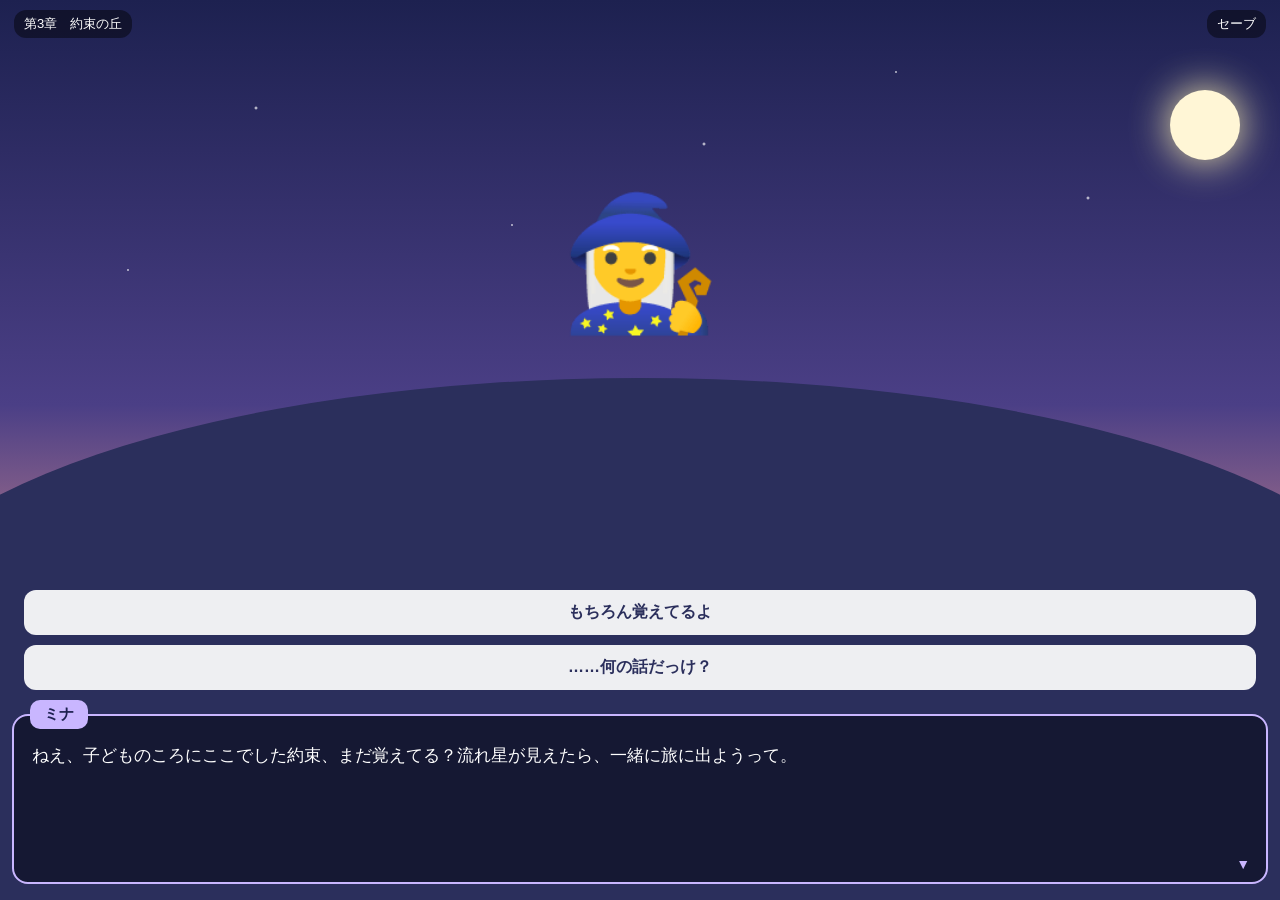
<file: demo/game-ja.html>
<!doctype html>
<html lang="ja">
<head>
<meta charset="utf-8">
<meta name="viewport" content="width=device-width, initial-scale=1, viewport-fit=cover">
<meta name="apple-mobile-web-app-capable" content="yes">
<meta name="apple-mobile-web-app-status-bar-style" content="black-translucent">
<meta name="theme-color" content="#2b2f5c">
<title>星降る丘</title>
<style>
  * { box-sizing: border-box; margin: 0; }
  body {
    font-family: -apple-system, "Hiragino Sans", sans-serif; color: #fff; min-height: 100dvh; overflow: hidden;
    background: linear-gradient(180deg,#1d2150 0%,#4b3f86 45%,#f39c8f 78%,#ffd29a 100%);
    position: relative;
  }
  .stars { position: absolute; inset: 0; background-image:
    radial-gradient(2px 2px at 20% 12%, #fff, transparent), radial-gradient(1.5px 1.5px at 70% 8%, #fff, transparent),
    radial-gradient(2px 2px at 85% 22%, #fff, transparent), radial-gradient(1.5px 1.5px at 40% 25%, #fff, transparent),
    radial-gradient(1.5px 1.5px at 10% 30%, #fff, transparent), radial-gradient(2px 2px at 55% 16%, #fff, transparent); }
  .moon { position: absolute; top: 90px; right: 40px; width: 70px; height: 70px; border-radius: 50%; background: #fff6d6; box-shadow: 0 0 40px #fff3b0; }
  .hill { position: absolute; left: -10%; right: -10%; bottom: 0; height: 58%; background: #2b2f5c; border-radius: 50% 50% 0 0; }
  .chara { position: absolute; left: 50%; top: 22%; transform: translateX(-50%); font-size: 130px; line-height: 1; }
  .hud { position: absolute; top: calc(env(safe-area-inset-top) + 10px); left: 14px; right: 14px; display: flex; justify-content: space-between; font-size: 13px; }
  .hud span { background: rgba(0,0,0,.45); padding: 5px 10px; border-radius: 12px; }
  .choices { position: absolute; left: 24px; right: 24px; bottom: calc(env(safe-area-inset-bottom) + 210px); display: flex; flex-direction: column; gap: 10px; }
  .choice { background: rgba(255,255,255,.92); color: #2b2f5c; text-align: center; padding: 12px; border-radius: 12px; font-size: 16px; font-weight: 600; }
  .box { position: absolute; left: 12px; right: 12px; bottom: calc(env(safe-area-inset-bottom) + 16px); background: rgba(20,22,48,.92); border: 2px solid #c9b6ff; border-radius: 16px; padding: 26px 18px 18px; min-height: 170px; }
  .name { position: absolute; top: -16px; left: 16px; background: #c9b6ff; color: #1d2150; font-weight: 700; padding: 5px 14px; border-radius: 10px; font-size: 15px; }
  .line { font-size: 17px; line-height: 1.6; }
  .next { position: absolute; right: 16px; bottom: 10px; font-size: 14px; color: #c9b6ff; }
</style>
</head>
<body>
<div class="stars"></div>
<div class="moon"></div>
<div class="hill"></div>
<div class="chara">🧙‍♀️</div>
<div class="hud"><span>第3章　約束の丘</span><span>セーブ</span></div>
<div class="choices">
  <div class="choice">もちろん覚えてるよ</div>
  <div class="choice">……何の話だっけ？</div>
</div>
<div class="box">
  <div class="name">ミナ</div>
  <div class="line">ねえ、子どものころにここでした約束、まだ覚えてる？流れ星が見えたら、一緒に旅に出ようって。</div>
  <div class="next">▼</div>
</div>
</body>
</html>
</file>
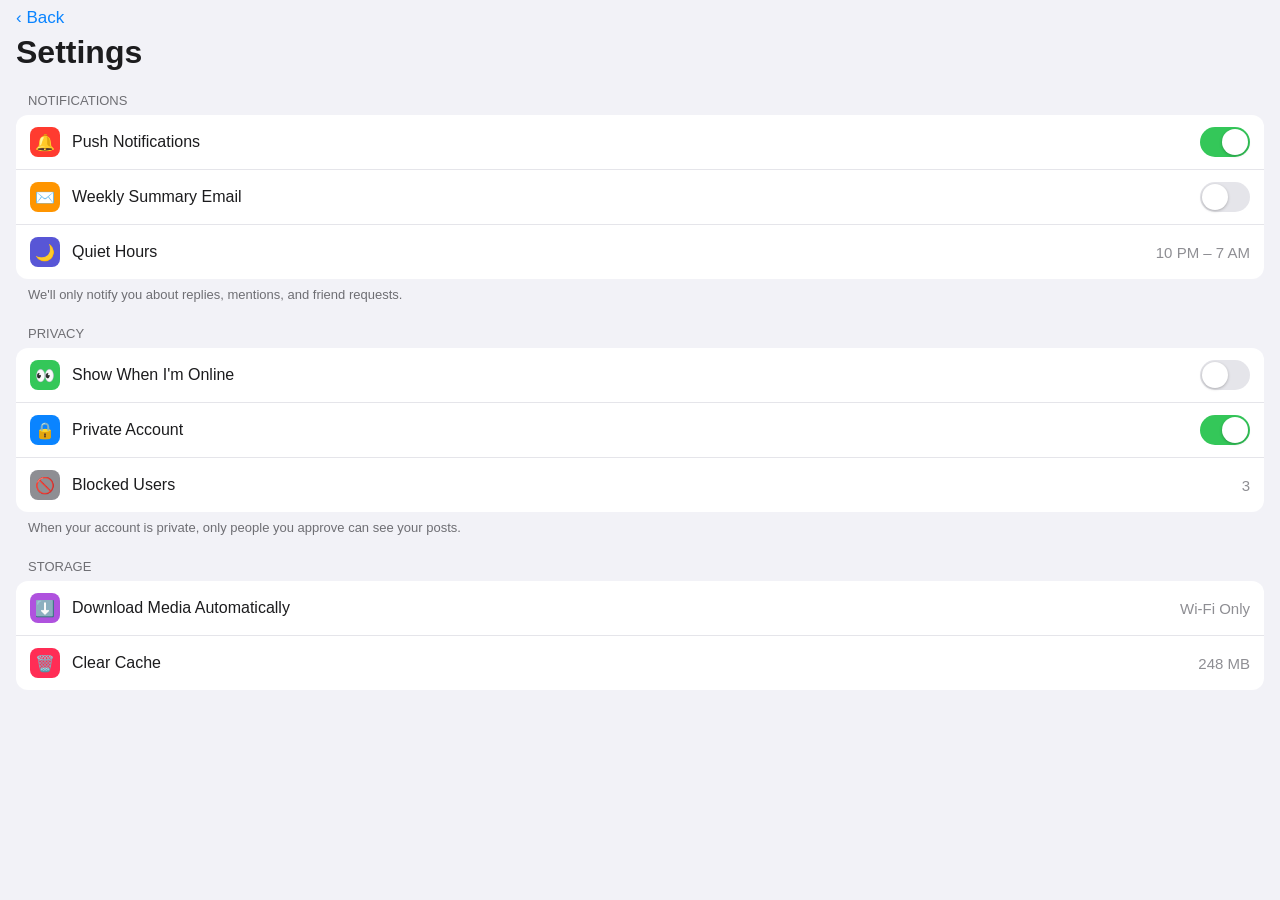
<file: demo/settings-en.html>
<!doctype html>
<html lang="en">
<head>
<meta charset="utf-8">
<meta name="viewport" content="width=device-width, initial-scale=1, viewport-fit=cover">
<meta name="apple-mobile-web-app-capable" content="yes">
<meta name="theme-color" content="#f2f2f7">
<title>Settings</title>
<style>
  * { box-sizing: border-box; margin: 0; }
  body { font-family: -apple-system, sans-serif; background: #f2f2f7; color: #1c1c1e; min-height: 100dvh; padding: calc(env(safe-area-inset-top) + 8px) 16px calc(env(safe-area-inset-bottom) + 24px); }
  .nav { display: flex; align-items: center; font-size: 17px; color: #0a84ff; margin-bottom: 6px; }
  h1 { font-size: 32px; font-weight: 700; margin: 4px 0 18px; }
  .head { font-size: 13px; color: #6e6e73; text-transform: uppercase; margin: 22px 12px 7px; }
  .group { background: #fff; border-radius: 12px; overflow: hidden; }
  .row { display: flex; align-items: center; gap: 12px; padding: 12px 14px; border-top: 1px solid #e5e5ea; font-size: 16px; }
  .row:first-child { border-top: 0; }
  .icon { width: 30px; height: 30px; border-radius: 8px; display: grid; place-items: center; color: #fff; font-size: 16px; flex: none; }
  .text { flex: 1; }
  .value { color: #8e8e93; font-size: 15px; }
  .toggle { width: 50px; height: 30px; border-radius: 15px; background: #34c759; position: relative; flex: none; }
  .toggle::after { content: ""; position: absolute; top: 2px; right: 2px; width: 26px; height: 26px; border-radius: 50%; background: #fff; box-shadow: 0 1px 3px rgba(0,0,0,.25); }
  .toggle.off { background: #e5e5ea; }
  .toggle.off::after { right: auto; left: 2px; }
  .foot { font-size: 13px; color: #6e6e73; margin: 7px 12px 0; line-height: 1.4; }
</style>
</head>
<body>
<div class="nav">‹ Back</div>
<h1>Settings</h1>

<div class="head">Notifications</div>
<div class="group">
  <div class="row"><div class="icon" style="background:#ff3b30">🔔</div><div class="text">Push Notifications</div><div class="toggle"></div></div>
  <div class="row"><div class="icon" style="background:#ff9500">✉️</div><div class="text">Weekly Summary Email</div><div class="toggle off"></div></div>
  <div class="row"><div class="icon" style="background:#5856d6">🌙</div><div class="text">Quiet Hours</div><div class="value">10 PM – 7 AM</div></div>
</div>
<div class="foot">We'll only notify you about replies, mentions, and friend requests.</div>

<div class="head">Privacy</div>
<div class="group">
  <div class="row"><div class="icon" style="background:#34c759">👀</div><div class="text">Show When I'm Online</div><div class="toggle off"></div></div>
  <div class="row"><div class="icon" style="background:#0a84ff">🔒</div><div class="text">Private Account</div><div class="toggle"></div></div>
  <div class="row"><div class="icon" style="background:#8e8e93">🚫</div><div class="text">Blocked Users</div><div class="value">3</div></div>
</div>
<div class="foot">When your account is private, only people you approve can see your posts.</div>

<div class="head">Storage</div>
<div class="group">
  <div class="row"><div class="icon" style="background:#af52de">⬇️</div><div class="text">Download Media Automatically</div><div class="value">Wi‑Fi Only</div></div>
  <div class="row"><div class="icon" style="background:#ff2d55">🗑️</div><div class="text">Clear Cache</div><div class="value">248 MB</div></div>
</div>
</body>
</html>
</file>
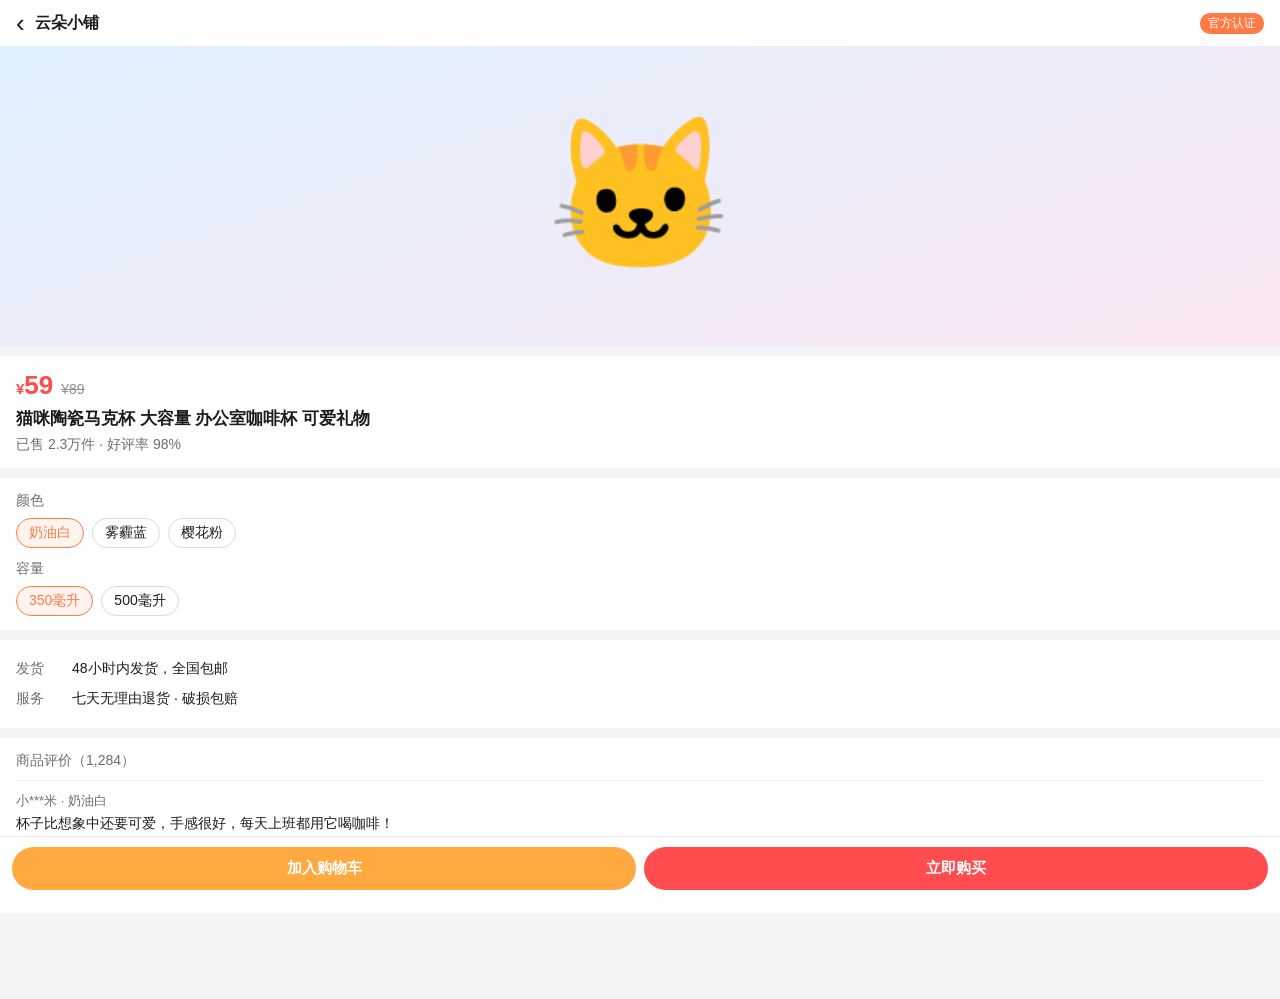
<file: demo/shop-zh.html>
<!doctype html>
<html lang="zh-Hans">
<head>
<meta charset="utf-8">
<meta name="viewport" content="width=device-width, initial-scale=1, viewport-fit=cover">
<meta name="apple-mobile-web-app-capable" content="yes">
<meta name="theme-color" content="#ffffff">
<title>云朵小铺</title>
<style>
  * { box-sizing: border-box; margin: 0; }
  body { font-family: -apple-system, "PingFang SC", sans-serif; background: #f4f4f6; color: #1c1c1e; min-height: 100dvh; padding-bottom: calc(env(safe-area-inset-bottom) + 76px); }
  header { background: #fff; padding: calc(env(safe-area-inset-top) + 10px) 16px 10px; display: flex; align-items: center; gap: 10px; }
  header .back { font-size: 26px; color: #1c1c1e; line-height: 1; }
  header .shop { font-weight: 600; font-size: 16px; }
  header .tag { margin-left: auto; font-size: 12px; color: #fff; background: #ff7a45; padding: 2px 8px; border-radius: 10px; }
  .hero { height: 300px; background: linear-gradient(160deg,#dff1ff,#fbe7f3); display: grid; place-items: center; font-size: 150px; }
  .card { background: #fff; margin: 10px 0; padding: 14px 16px; }
  .price { color: #ff4d4f; font-size: 26px; font-weight: 700; }
  .price small { font-size: 15px; }
  .old { color: #8e8e93; text-decoration: line-through; font-size: 14px; margin-left: 8px; font-weight: 400; }
  .title { font-size: 17px; font-weight: 600; line-height: 1.45; margin-top: 6px; }
  .sub { font-size: 14px; color: #6e6e73; margin-top: 4px; }
  .label { font-size: 14px; color: #6e6e73; margin-bottom: 8px; }
  .opts { display: flex; gap: 8px; flex-wrap: wrap; }
  .opt { border: 1px solid #d9d9de; border-radius: 16px; padding: 5px 12px; font-size: 14px; background: #fff; }
  .opt.on { border-color: #ff7a45; color: #ff7a45; background: #fff4ee; }
  .line { display: flex; gap: 12px; font-size: 14px; padding: 6px 0; }
  .line b { color: #6e6e73; font-weight: 400; min-width: 44px; }
  .review { border-top: 1px solid #efeff2; padding-top: 10px; margin-top: 10px; font-size: 14px; line-height: 1.5; }
  .review .user { color: #6e6e73; font-size: 13px; margin-bottom: 3px; }
  .bar { position: fixed; left: 0; right: 0; bottom: 0; background: #fff; display: flex; gap: 8px; padding: 10px 12px calc(env(safe-area-inset-bottom) + 10px); border-top: 1px solid #e5e5ea; }
  .bar div { flex: 1; text-align: center; padding: 12px 0; border-radius: 22px; font-weight: 600; font-size: 15px; color: #fff; }
  .cart { background: #ffa940; } .buy { background: #ff4d4f; }
</style>
</head>
<body>
<header><span class="back">‹</span><span class="shop">云朵小铺</span><span class="tag">官方认证</span></header>
<div class="hero">🐱</div>
<div class="card">
  <div class="price"><small>¥</small>59<span class="old">¥89</span></div>
  <div class="title">猫咪陶瓷马克杯 大容量 办公室咖啡杯 可爱礼物</div>
  <div class="sub">已售 2.3万件 · 好评率 98%</div>
</div>
<div class="card">
  <div class="label">颜色</div>
  <div class="opts"><span class="opt on">奶油白</span><span class="opt">雾霾蓝</span><span class="opt">樱花粉</span></div>
  <div class="label" style="margin-top:12px">容量</div>
  <div class="opts"><span class="opt on">350毫升</span><span class="opt">500毫升</span></div>
</div>
<div class="card">
  <div class="line"><b>发货</b>48小时内发货，全国包邮</div>
  <div class="line"><b>服务</b>七天无理由退货 · 破损包赔</div>
</div>
<div class="card">
  <div class="label">商品评价（1,284）</div>
  <div class="review"><div class="user">小***米 · 奶油白</div>杯子比想象中还要可爱，手感很好，每天上班都用它喝咖啡！</div>
  <div class="review"><div class="user">阿***乐 · 雾霾蓝</div>包装很仔细，送给朋友当生日礼物，她超级喜欢。</div>
</div>
<div class="bar"><div class="cart">加入购物车</div><div class="buy">立即购买</div></div>
</body>
</html>
</file>
<file: style.css>
:root {
  --bg: #ffffff;
  --text: #1c1c1e;
  --muted: #6e6e73;
  --accent: #5856d6;
  --line: #e5e5ea;
  color-scheme: light dark;
}
@media (prefers-color-scheme: dark) {
  :root { --bg: #000000; --text: #f2f2f7; --muted: #98989d; --accent: #7d7aff; --line: #38383a; }
}
* { box-sizing: border-box; }
body {
  margin: 0;
  background: var(--bg);
  color: var(--text);
  font: 16px/1.7 -apple-system, BlinkMacSystemFont, "Apple SD Gothic Neo", "Hiragino Sans", "PingFang SC", sans-serif;
}
main { max-width: 720px; margin: 0 auto; padding: 32px 16px 64px; }
nav { font-size: 14px; color: var(--muted); margin-bottom: 24px; }
a { color: var(--accent); }
h1 { font-size: 28px; line-height: 1.3; margin: 0 0 4px; }
h2 { font-size: 18px; margin: 32px 0 8px; }
.meta { color: var(--muted); margin-top: 0; }
ul { padding-left: 20px; }
li { margin: 6px 0; }
hr { border: 0; border-top: 1px solid var(--line); margin: 56px 0; }
</file>
